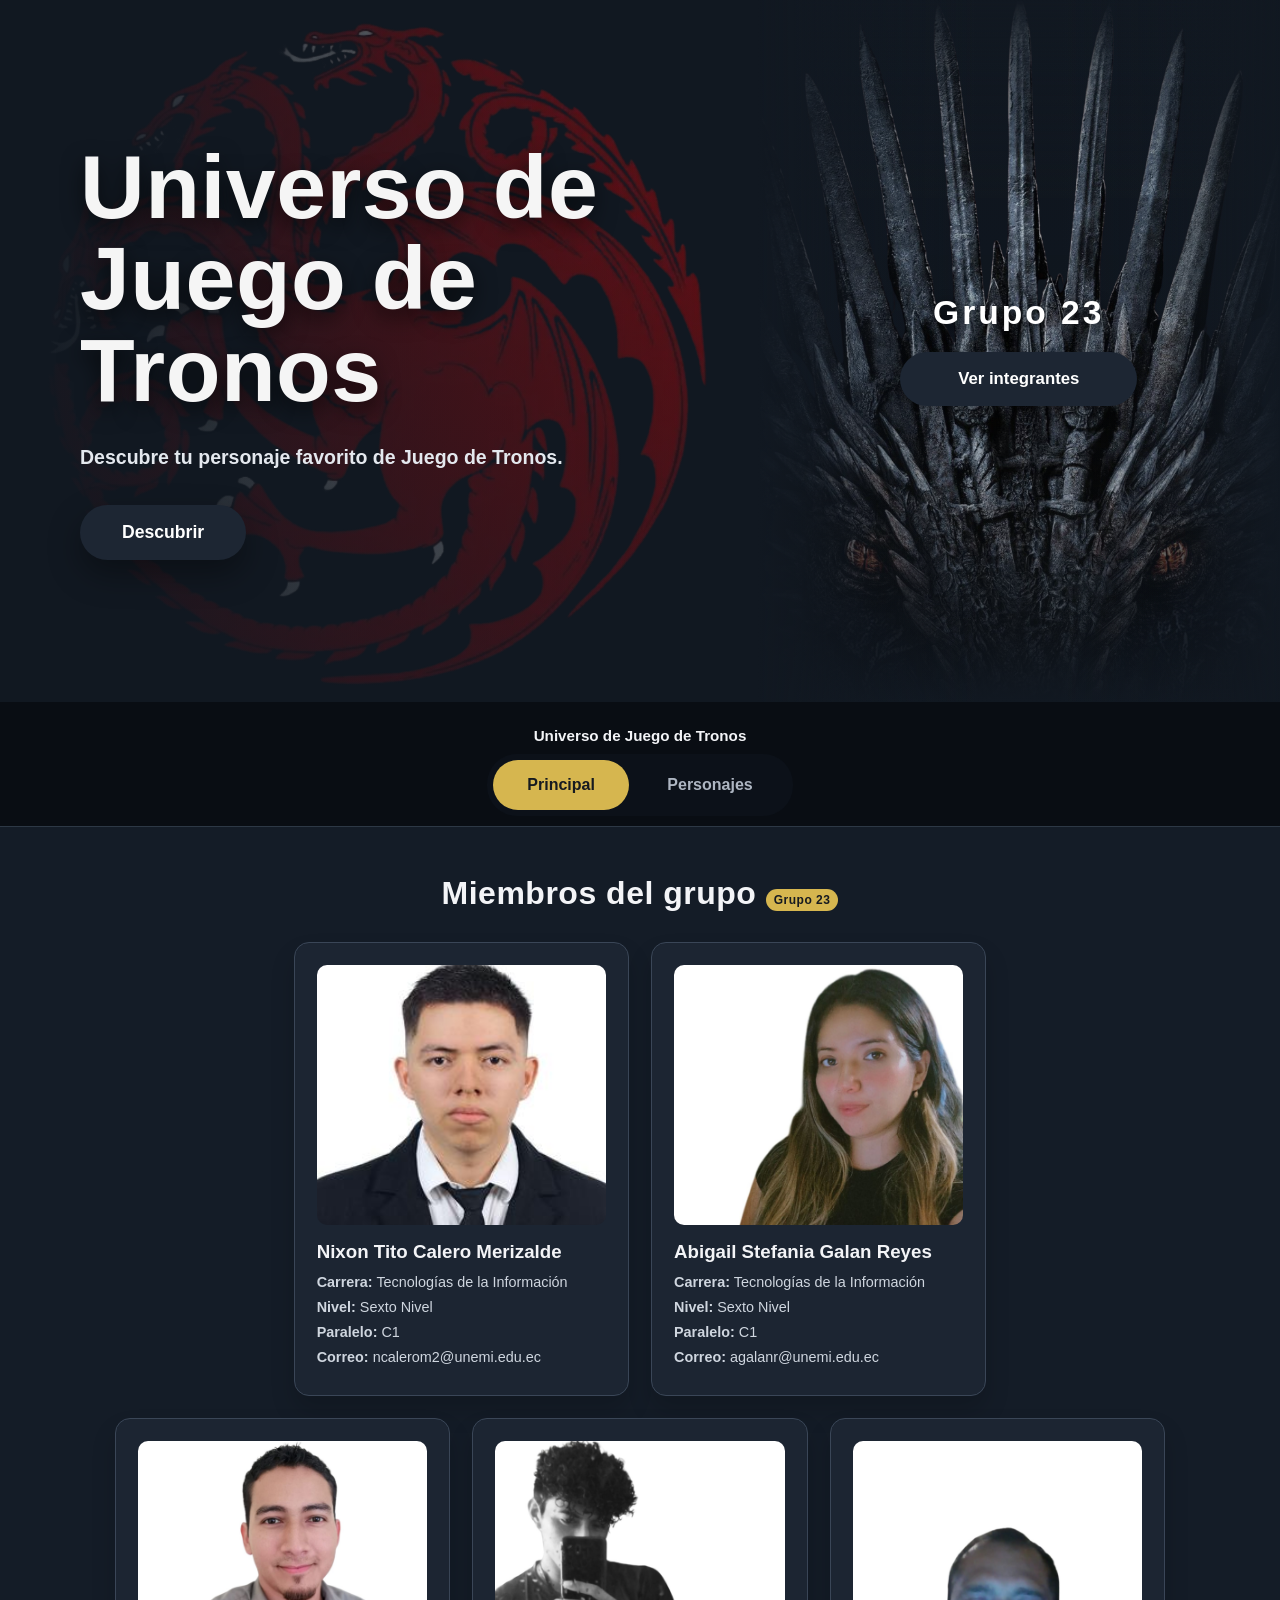
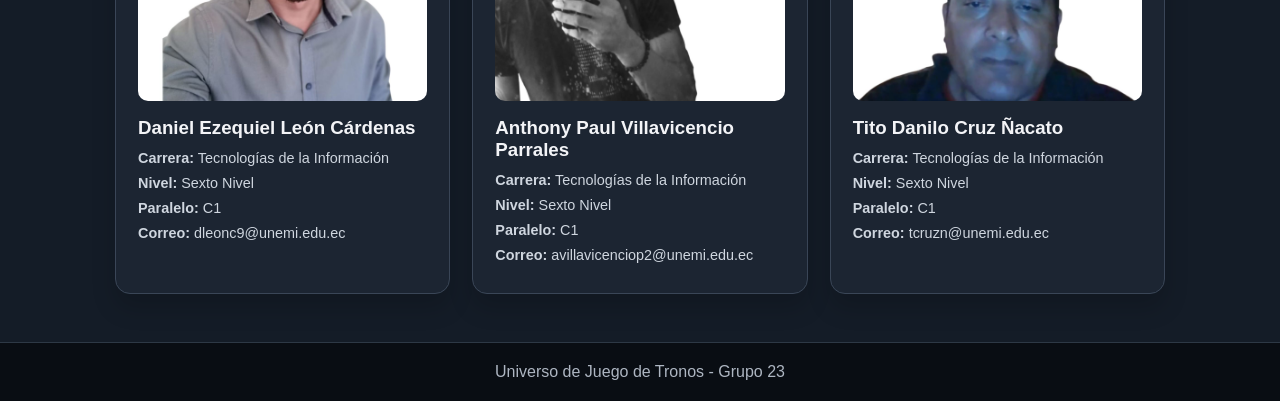
<file: index.html>
<!DOCTYPE html>
<html lang="es">
<head>
  <meta charset="UTF-8" />
  <meta name="viewport" content="width=device-width, initial-scale=1.0" />
  <title>Universo de Juego de Tronos</title>
  <link rel="stylesheet" href="styles.css" />
</head>
<body>

  <header class="hero">
    <section class="hero-title">
      <div class="hero-text">
        <h1>Universo de<br>Juego de<br>Tronos</h1>

        <p class="hero-description">
          Descubre tu personaje favorito de Juego de Tronos.
        </p>

        <a href="personajes.html" class="hero-btn">Descubrir</a>
      </div>
    </section>

    <section class="hero-side">
      <div class="hero-card">
        <h2 class="hero-group">Grupo 23</h2>
        <a href="#integrantes" class="btn-dark">Ver integrantes</a>
      </div>
    </section>
  </header>

  <nav class="main-nav">
    <p>Universo de Juego de Tronos</p>

    <div class="nav-links">
      <a class="active" href="index.html">Principal</a>
      <a href="personajes.html">Personajes</a>
    </div>
  </nav>

  <main>
    <section id="integrantes" class="section">
      <h2>Miembros del grupo <span class="tag small">Grupo 23</span></h2>

      <div class="members-grid">
        <article class="member-card">
          <img class="member-photo" src="assets/nixon.jpg" alt="Foto de Nixon Tito Calero Merizalde">
          <h3>Nixon Tito Calero Merizalde</h3>
          <p><b>Carrera:</b> Tecnologías de la Información</p>
          <p><b>Nivel:</b> Sexto Nivel</p>
          <p><b>Paralelo:</b> C1</p>
          <p><b>Correo:</b> ncalerom2@unemi.edu.ec</p>
        </article>

        <article class="member-card">
          <img class="member-photo" src="assets/abigail.jpg" alt="Abigail Stefania Galan Reyes">
          <h3>Abigail Stefania Galan Reyes</h3>
          <p><b>Carrera:</b> Tecnologías de la Información</p>
          <p><b>Nivel:</b> Sexto Nivel</p>
          <p><b>Paralelo:</b> C1</p>
          <p><b>Correo:</b> agalanr@unemi.edu.ec</p>
        </article>

        <article class="member-card">
          <img class="member-photo" src="assets/daniel.jpg" alt="Daniel Ezequiel León Cárdenas">
          <h3>Daniel Ezequiel León Cárdenas</h3>
          <p><b>Carrera:</b> Tecnologías de la Información</p>
          <p><b>Nivel:</b> Sexto Nivel</p>
          <p><b>Paralelo:</b> C1</p>
          <p><b>Correo:</b> dleonc9@unemi.edu.ec</p>
        </article>

        <article class="member-card">
          <img class="member-photo" src="assets/anthony.jpg" alt="Anthony Paul Villavicencio Parrales">
          <h3>Anthony Paul Villavicencio Parrales</h3>
          <p><b>Carrera:</b> Tecnologías de la Información</p>
          <p><b>Nivel:</b> Sexto Nivel</p>
          <p><b>Paralelo:</b> C1</p>
          <p><b>Correo:</b> avillavicenciop2@unemi.edu.ec</p>
        </article>

        <article class="member-card">
          <img class="member-photo" src="assets/tito.jpg" alt="Tito Danilo Cruz Ñacato">
          <h3>Tito Danilo Cruz Ñacato</h3>
          <p><b>Carrera:</b> Tecnologías de la Información</p>
          <p><b>Nivel:</b> Sexto Nivel</p>
          <p><b>Paralelo:</b> C1</p>
          <p><b>Correo:</b> tcruzn@unemi.edu.ec</p>
        </article>
      </div>
    </section>
  </main>

  <footer>
    <p>Universo de Juego de Tronos - Grupo 23</p>
  </footer>

</body>
</html>
</file>
<file: styles.css>
*{
  box-sizing:border-box;
  margin:0;
  padding:0;
}

html{
  scroll-behavior:smooth;
}

body{
  min-height:100vh;
  background:#111821;
  color:#f3f4f7;
  font-family:"Trebuchet MS", Arial, Helvetica, sans-serif;
}

a{
  color:inherit;
  text-decoration:none;
}

.hero{
  width:100%;
  margin:0;
  display:grid;
  grid-template-columns:1.45fr 1fr;
  min-height:78vh;
  background:#151c25;
  overflow:hidden;
}

.hero-title{
  display:flex;
  align-items:center;
  padding:70px 80px;
  background:
    linear-gradient(rgba(17,24,33,.45),rgba(17,24,33,.72)),
    url("assets/dragon.jpg") center center/cover no-repeat;
  position:relative;
  overflow:hidden;
}

.hero-title::before{
  display:none;
}

.hero-title::after{
  content:"";
  position:absolute;
  inset:0;
  background:linear-gradient(90deg,#111821 0%,rgba(17,24,33,.55) 45%,rgba(17,24,33,.08) 100%);
}

.hero-text{
  max-width:760px;
  position:relative;
  z-index:2;
}

.hero-title h1{
  font-size:clamp(4rem,7vw,6.6rem);
  line-height:1.02;
  letter-spacing:.5px;
  font-weight:900;
  color:#f5f5f5;
  text-shadow:0 8px 22px rgba(0,0,0,.65);
}

.hero-description{
  max-width:620px;
  margin-top:26px;
  font-size:1.22rem;
  line-height:1.6;
  color:#e4e8ee;
  font-weight:700;
}

.hero-btn{
  display:inline-block;
  margin-top:32px;
  background:#1d2633;
  color:#ffffff;
  font-weight:900;
  padding:17px 42px;
  border-radius:45px;
  font-size:1.1rem;
  transition:.25s;
  box-shadow:0 14px 32px rgba(0,0,0,.35);
}

.hero-btn:hover{
  transform:translateY(-3px);
  background:#273245;
}

.hero-side{
  background:
    linear-gradient(rgba(8,12,18,.08),rgba(8,12,18,.32)),
    url("assets/banner.jpg") center center/cover no-repeat;
  display:flex;
  align-items:center;
  justify-content:center;
  padding:48px 42px;
  min-height:78vh;
  position:relative;
  overflow:hidden;
}

.hero-side::before{
  content:"";
  position:absolute;
  inset:0;
  background:
    linear-gradient(90deg,#111821 0%,rgba(17,24,33,.85) 8%,rgba(17,24,33,.30) 22%,transparent 42%),
    linear-gradient(270deg,#111821 0%,rgba(17,24,33,.75) 8%,rgba(17,24,33,.20) 22%,transparent 42%),
    linear-gradient(180deg,#111821 0%,rgba(17,24,33,.45) 9%,transparent 28%),
    linear-gradient(0deg,#111821 0%,rgba(17,24,33,.50) 10%,transparent 30%);
  z-index:1;
  pointer-events:none;
}

.hero-card{
  width:100%;
  position:relative;
  z-index:2;
  display:flex;
  flex-direction:column;
  justify-content:center;
  align-items:center;
  gap:22px;
  text-align:center;
}

.hero-group{
  color:#ffffff;
  font-size:2.1rem;
  font-weight:900;
  letter-spacing:3px;
  margin:0;
  line-height:1;
  text-shadow:0 4px 14px rgba(0,0,0,.9);
}

.tag{
  display:inline-block;
  background:#d6b64f;
  color:#161a20;
  font-weight:900;
  padding:16px 24px;
  border-radius:28px;
  font-size:1.05rem;
}

.tag.small{
  padding:4px 8px;
  font-size:.75rem;
  border-radius:14px;
}

.btn-dark{
  display:inline-block;
  background:#1d2633;
  color:#fff;
  padding:17px 58px;
  border-radius:28px;
  font-weight:900;
  font-size:1.05rem;
  box-shadow:0 10px 25px rgba(0,0,0,.35);
  transition:.25s;
}

.btn-dark:hover{
  background:#273245;
  transform:translateY(-2px);
}

.main-nav{
  width:100%;
  margin:0;
  background:#090d13;
  border-bottom:1px solid #2d3845;
  display:flex;
  flex-direction:column;
  align-items:center;
  padding:25px 15px 10px;
}

.main-nav p{
  font-size:.95rem;
  font-weight:900;
  margin-bottom:10px;
}

.nav-links{
  background:#0c1119;
  border-radius:30px;
  padding:6px;
}

.nav-links a{
  display:inline-block;
  padding:16px 34px;
  border-radius:26px;
  color:#aeb6c2;
  font-weight:900;
  transition:.25s;
}

.nav-links a:hover,
.nav-links a.active{
  background:#d6b64f;
  color:#161a20;
}

.section{
  width:100%;
  margin:0;
  padding:48px 20px;
  background:#141c27;
  border-bottom:1px solid #2d3845;
}

.section h2{
  text-align:center;
  font-size:2rem;
  margin-bottom:30px;
  font-weight:900;
  letter-spacing:.5px;
}

.members-grid{
  max-width:1050px;
  margin:0 auto;
  display:grid;
  grid-template-columns:repeat(6,1fr);
  gap:22px;
}

.member-card{
  grid-column:span 2;
}

.member-card:nth-child(1){
  grid-column:2 / span 2;
}

.member-card:nth-child(2){
  grid-column:4 / span 2;
}

.member-card:nth-child(3){
  grid-column:1 / span 2;
}

.member-card:nth-child(4){
  grid-column:3 / span 2;
}

.member-card:nth-child(5){
  grid-column:5 / span 2;
}

.member-card,
.character-card{
  background:rgba(29,38,51,.95);
  border:1px solid #3a4657;
  border-radius:15px;
  padding:22px;
  box-shadow:0 14px 24px rgba(0,0,0,.16);
}

.member-card h3,
.character-card h3{
  margin:12px 0 10px;
  font-weight:900;
}

.member-card p,
.character-card p{
  font-size:.9rem;
  color:#cfd6df;
  margin:7px 0;
  line-height:1.25;
}

.avatar{
  width:82px;
  height:82px;
  border:2px solid #d6b64f;
  border-radius:50%;
  background:
    radial-gradient(circle at 50% 36%,#d6b64f 0 13px,transparent 14px),
    radial-gradient(circle at 50% 75%,#d6b64f 0 24px,transparent 25px);
}

.member-card{
  overflow:hidden;
}

.member-photo{
  width:100%;
  height:260px;
  object-fit:cover;
  object-position:center 8%;
  display:block;
  border-radius:10px;
  margin-bottom:16px;
}

.page-header{
  width:100%;
  margin:0;
  padding:70px 25px;
  background:
    linear-gradient(rgba(8,12,18,.68),rgba(8,12,18,.82)),
    url("assets/banner.jpg") center/cover;
  border:none;
  text-align:center;
}

.page-header h1{
  font-size:clamp(2.4rem,5vw,4.7rem);
  letter-spacing:2px;
  font-weight:900;
}

.page-header p,
.section-text{
  color:#cfd6df;
  text-align:center;
  margin-top:12px;
}

.quiz-section h2{
  margin-bottom:8px;
}

.quiz-box{
  margin:28px auto 0;
  max-width:760px;
  display:grid;
  grid-template-columns:1fr;
  gap:16px;
  background:rgba(29,38,51,.95);
  border:1px solid #3a4657;
  border-radius:14px;
  padding:24px;
}

.quiz-box label{
  color:#f3f4f7;
  font-weight:800;
}

.quiz-box select,
#buscador{
  width:100%;
  margin-top:8px;
  padding:13px;
  border:1px solid #3a4657;
  border-radius:8px;
  background:#101720;
  color:#f3f4f7;
}

.quiz-box button,
.card-btn{
  border:0;
  background:#d6b64f;
  color:#161a20;
  padding:13px 18px;
  border-radius:25px;
  font-weight:900;
  cursor:pointer;
}

.quiz-result{
  max-width:760px;
  margin:22px auto 0;
  display:grid;
  grid-template-columns:130px 1fr;
  gap:18px;
  align-items:center;
  background:#1d2633;
  border:1px solid #d6b64f;
  border-radius:14px;
  padding:18px;
}

.quiz-result img{
  width:130px;
  height:130px;
  object-fit:cover;
  border-radius:12px;
}

.section-head{
  max-width:1100px;
  margin:0 auto 24px;
  display:flex;
  justify-content:space-between;
  gap:25px;
  align-items:end;
}

.section-head h2,
.section-head .section-text{
  text-align:left;
  margin-bottom:0;
}

#buscador{
  max-width:320px;
}

.status{
  text-align:center;
  color:#cfd6df;
  padding:20px;
}

.characters-grid{
  max-width:1100px;
  margin:0 auto;
  display:grid;
  grid-template-columns:repeat(4,1fr);
  gap:18px;
}

.character-card{
  padding:0;
  overflow:hidden;
  transition:transform .25s,border-color .25s;
}

.character-card:hover{
  transform:translateY(-5px);
  border-color:#d6b64f;
}

.character-card img{
  width:100%;
  height:230px;
  object-fit:cover;
  display:block;
}

.character-info{
  padding:18px;
}

.card-btn{
  width:100%;
  margin-top:12px;
}

.modal{
  position:fixed;
  inset:0;
  background:rgba(0,0,0,.75);
  display:flex;
  justify-content:center;
  align-items:center;
  padding:20px;
}

.modal-content{
  max-width:420px;
  width:100%;
  background:#1d2633;
  border:1px solid #d6b64f;
  border-radius:16px;
  padding:24px;
  position:relative;
}

.modal-content img{
  width:100%;
  height:270px;
  object-fit:cover;
  border-radius:12px;
  margin-bottom:14px;
}

.close{
  position:absolute;
  top:10px;
  right:14px;
  border:0;
  background:transparent;
  color:#fff;
  font-size:2rem;
  cursor:pointer;
}

.hidden{
  display:none;
}

footer{
  width:100%;
  margin:0;
  background:#090d13;
  padding:20px;
  text-align:center;
  color:#aeb6c2;
}

@media(max-width:900px){
  .hero{
    grid-template-columns:1fr;
    min-height:auto;
  }

  .hero-title,
  .hero-side{
    min-height:auto;
    padding:36px 24px;
  }

  .hero-title h1{
    font-size:clamp(3rem,11vw,4.6rem);
  }

  .hero-card{
    justify-content:center;
    align-items:center;
    flex-direction:column;
  }

  .members-grid{
    grid-template-columns:repeat(2,1fr);
  }

  .member-card,
  .member-card:nth-child(1),
  .member-card:nth-child(2),
  .member-card:nth-child(3),
  .member-card:nth-child(4),
  .member-card:nth-child(5){
    grid-column:auto;
  }

  .characters-grid{
    grid-template-columns:repeat(2,1fr);
  }

  .section-head{
    flex-direction:column;
    align-items:stretch;
  }

  #buscador{
    max-width:100%;
  }
}

@media(max-width:560px){
  .hero-title{
    padding:30px 22px;
  }

  .hero-title h1{
    letter-spacing:1px;
  }

  .hero-card{
    flex-direction:column;
    align-items:center;
    justify-content:center;
  }

  .hero-group{
    font-size:1.7rem;
  }

  .tag,
  .btn-dark{
    font-size:.95rem;
    padding:13px 28px;
  }

  .members-grid,
  .characters-grid,
  .quiz-result{
    grid-template-columns:1fr;
  }

  .nav-links a{
    padding:13px 18px;
  }
}
</file>
